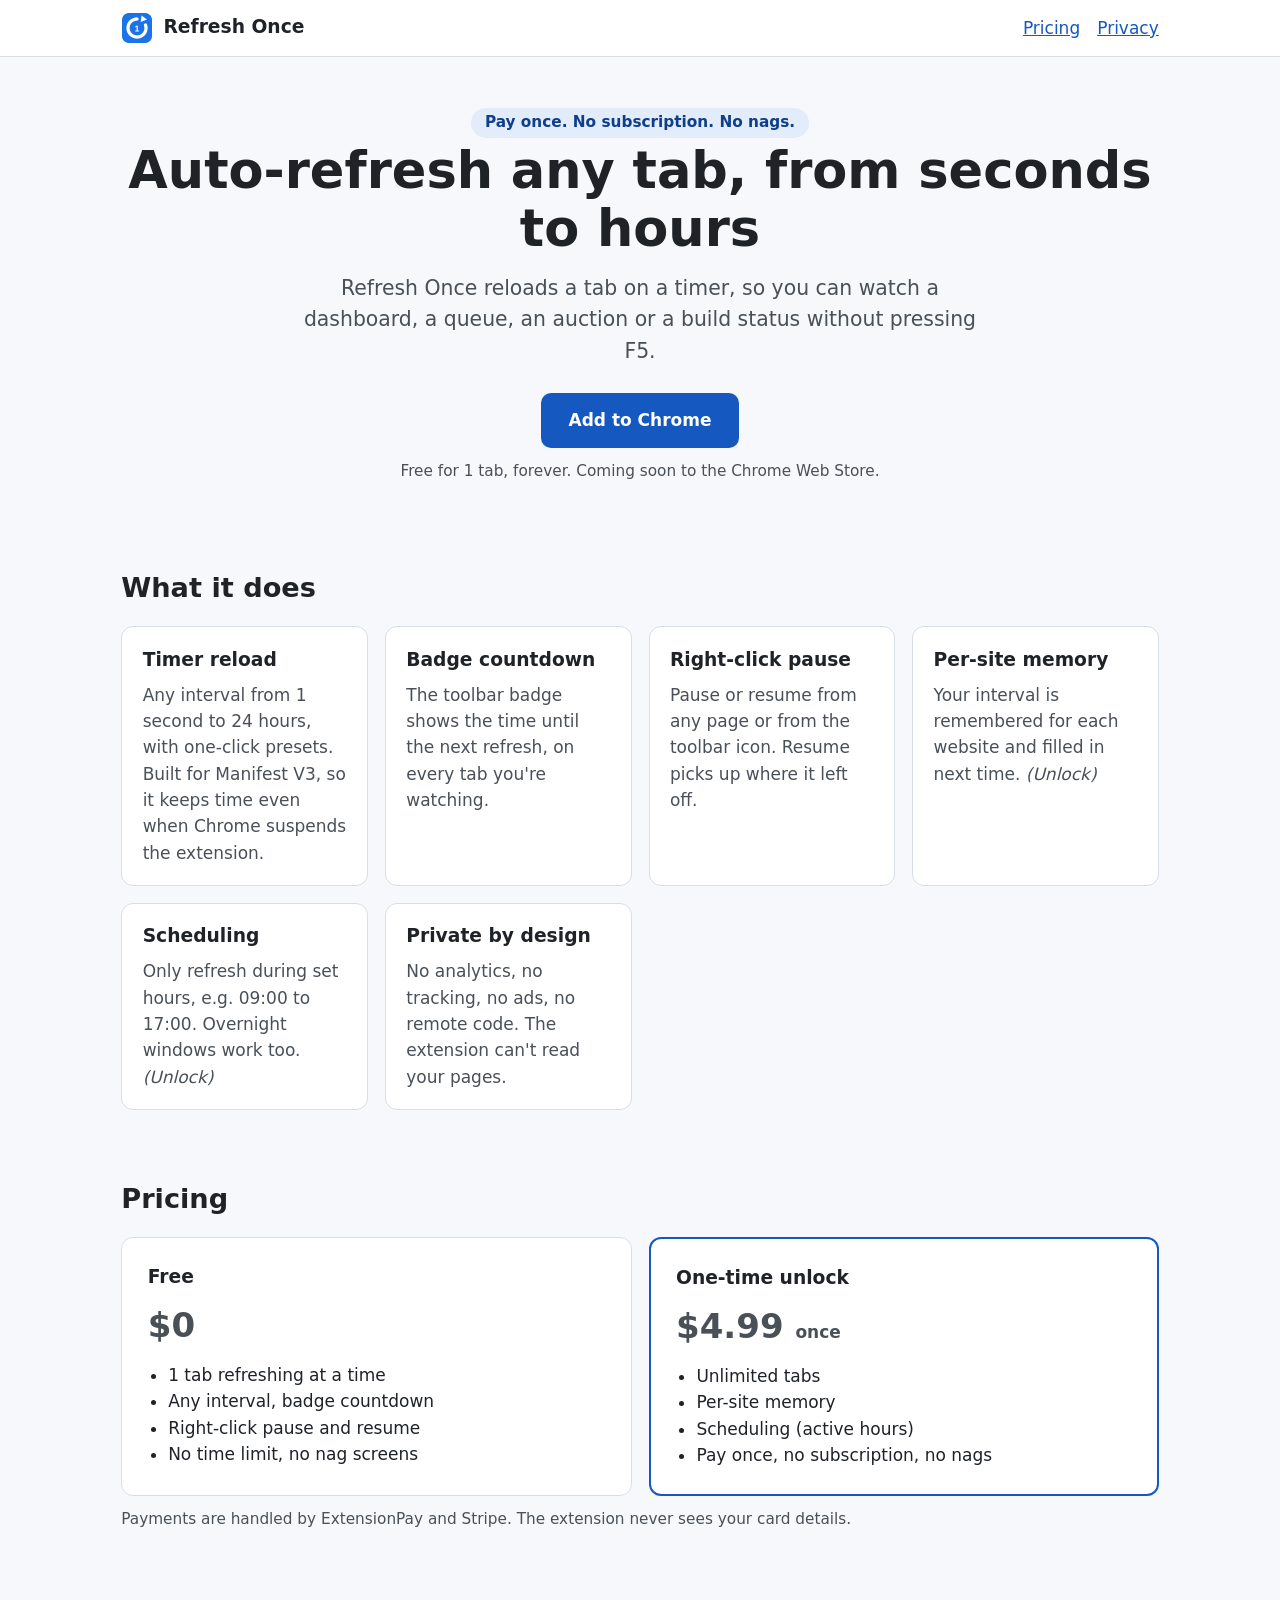
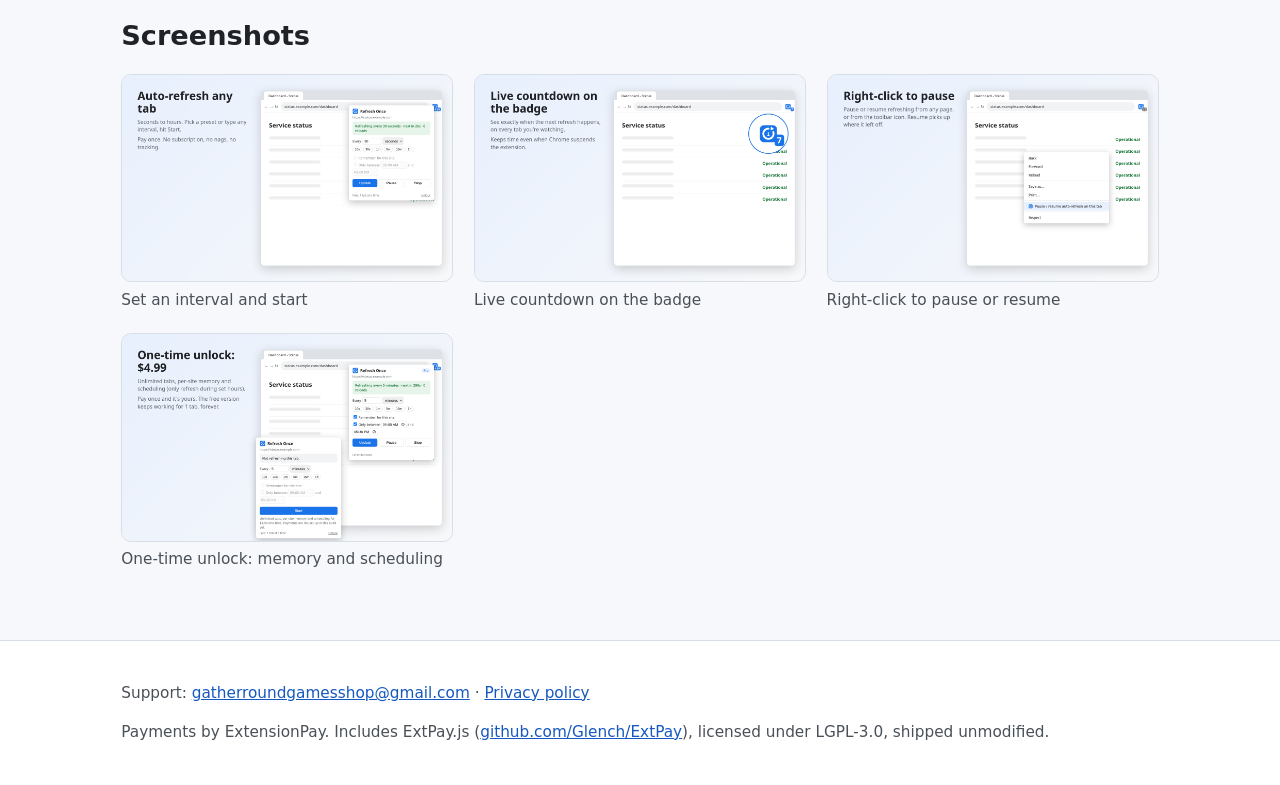
<file: index.html>
<!doctype html>
<html lang="en">
<head>
<meta charset="utf-8">
<meta name="viewport" content="width=device-width, initial-scale=1">
<title>Refresh Once - auto-refresh tabs, pay once</title>
<meta name="description" content="Auto-refresh any Chrome tab every few seconds to hours. Badge countdown, right-click pause. Pay once: no subscription, no nags, no tracking.">
<link rel="icon" type="image/png" href="img/favicon-32.png">
<link rel="stylesheet" href="style.css">
</head>
<body>
<a class="skip" href="#main">Skip to content</a>
<header class="top"><div class="wrap">
  <img src="img/icon128.png" alt="">
  <a class="name" href="./">Refresh Once</a>
  <nav aria-label="Site"><a href="#pricing">Pricing</a><a href="privacy/">Privacy</a></nav>
</div></header>
<main id="main">
  <div class="hero"><div class="wrap">
    <span class="tag">Pay once. No subscription. No nags.</span>
    <h1>Auto-refresh any tab, from seconds to hours</h1>
    <p class="lead">Refresh Once reloads a tab on a timer, so you can watch a dashboard, a queue, an auction or a build status without pressing F5.</p>
    <!-- TODO: replace href="#" with the Chrome Web Store URL once the listing is approved -->
    <a class="btn" href="#" id="add-to-chrome">Add to Chrome</a>
    <p class="note">Free for 1 tab, forever. Coming soon to the Chrome Web Store.</p>
  </div></div>

  <section aria-labelledby="features"><div class="wrap">
    <h2 id="features">What it does</h2>
    <div class="grid">
      <div class="card"><h3>Timer reload</h3><p>Any interval from 1 second to 24 hours, with one-click presets. Built for Manifest V3, so it keeps time even when Chrome suspends the extension.</p></div>
      <div class="card"><h3>Badge countdown</h3><p>The toolbar badge shows the time until the next refresh, on every tab you're watching.</p></div>
      <div class="card"><h3>Right-click pause</h3><p>Pause or resume from any page or from the toolbar icon. Resume picks up where it left off.</p></div>
      <div class="card"><h3>Per-site memory</h3><p>Your interval is remembered for each website and filled in next time. <em>(Unlock)</em></p></div>
      <div class="card"><h3>Scheduling</h3><p>Only refresh during set hours, e.g. 09:00 to 17:00. Overnight windows work too. <em>(Unlock)</em></p></div>
      <div class="card"><h3>Private by design</h3><p>No analytics, no tracking, no ads, no remote code. The extension can't read your pages.</p></div>
    </div>
  </div></section>

  <section aria-labelledby="pricing"><div class="wrap">
    <h2 id="pricing">Pricing</h2>
    <div class="price">
      <div class="card"><h3>Free</h3><p class="amt">$0</p>
        <ul><li>1 tab refreshing at a time</li><li>Any interval, badge countdown</li><li>Right-click pause and resume</li><li>No time limit, no nag screens</li></ul></div>
      <div class="card pro"><h3>One-time unlock</h3><p class="amt">$4.99 <span style="font-size:1rem;font-weight:600">once</span></p>
        <ul><li>Unlimited tabs</li><li>Per-site memory</li><li>Scheduling (active hours)</li><li>Pay once, no subscription, no nags</li></ul></div>
    </div>
    <p class="note">Payments are handled by ExtensionPay and Stripe. The extension never sees your card details.</p>
  </div></section>

  <section aria-labelledby="shots"><div class="wrap">
    <h2 id="shots">Screenshots</h2>
    <div class="shots">
      <figure><img src="img/01-popup.png" width="1280" height="800" loading="lazy" alt="The Refresh Once popup set to refresh every 30 seconds, showing the time until the next reload"><figcaption>Set an interval and start</figcaption></figure>
      <figure><img src="img/02-badge.png" width="1280" height="800" loading="lazy" alt="Toolbar icon with a badge counting down the seconds to the next refresh"><figcaption>Live countdown on the badge</figcaption></figure>
      <figure><img src="img/03-context-menu.png" width="1280" height="800" loading="lazy" alt="Right-click menu with the item 'Pause / resume auto-refresh on this tab'"><figcaption>Right-click to pause or resume</figcaption></figure>
      <figure><img src="img/04-pro-settings.png" width="1280" height="800" loading="lazy" alt="Popup with per-site memory and scheduling enabled after the one-time unlock"><figcaption>One-time unlock: memory and scheduling</figcaption></figure>
    </div>
  </div></section>
</main>
<footer><div class="wrap">
  <!-- TODO: replace with the real support address -->
  <p>Support: <a href="mailto:gatherroundgamesshop@gmail.com">gatherroundgamesshop@gmail.com</a> · <a href="privacy/">Privacy policy</a></p>
  <p>Payments by ExtensionPay. Includes ExtPay.js (<a href="https://github.com/Glench/ExtPay">github.com/Glench/ExtPay</a>), licensed under LGPL-3.0, shipped unmodified.</p>
</div></footer>
</body>
</html>
</file>
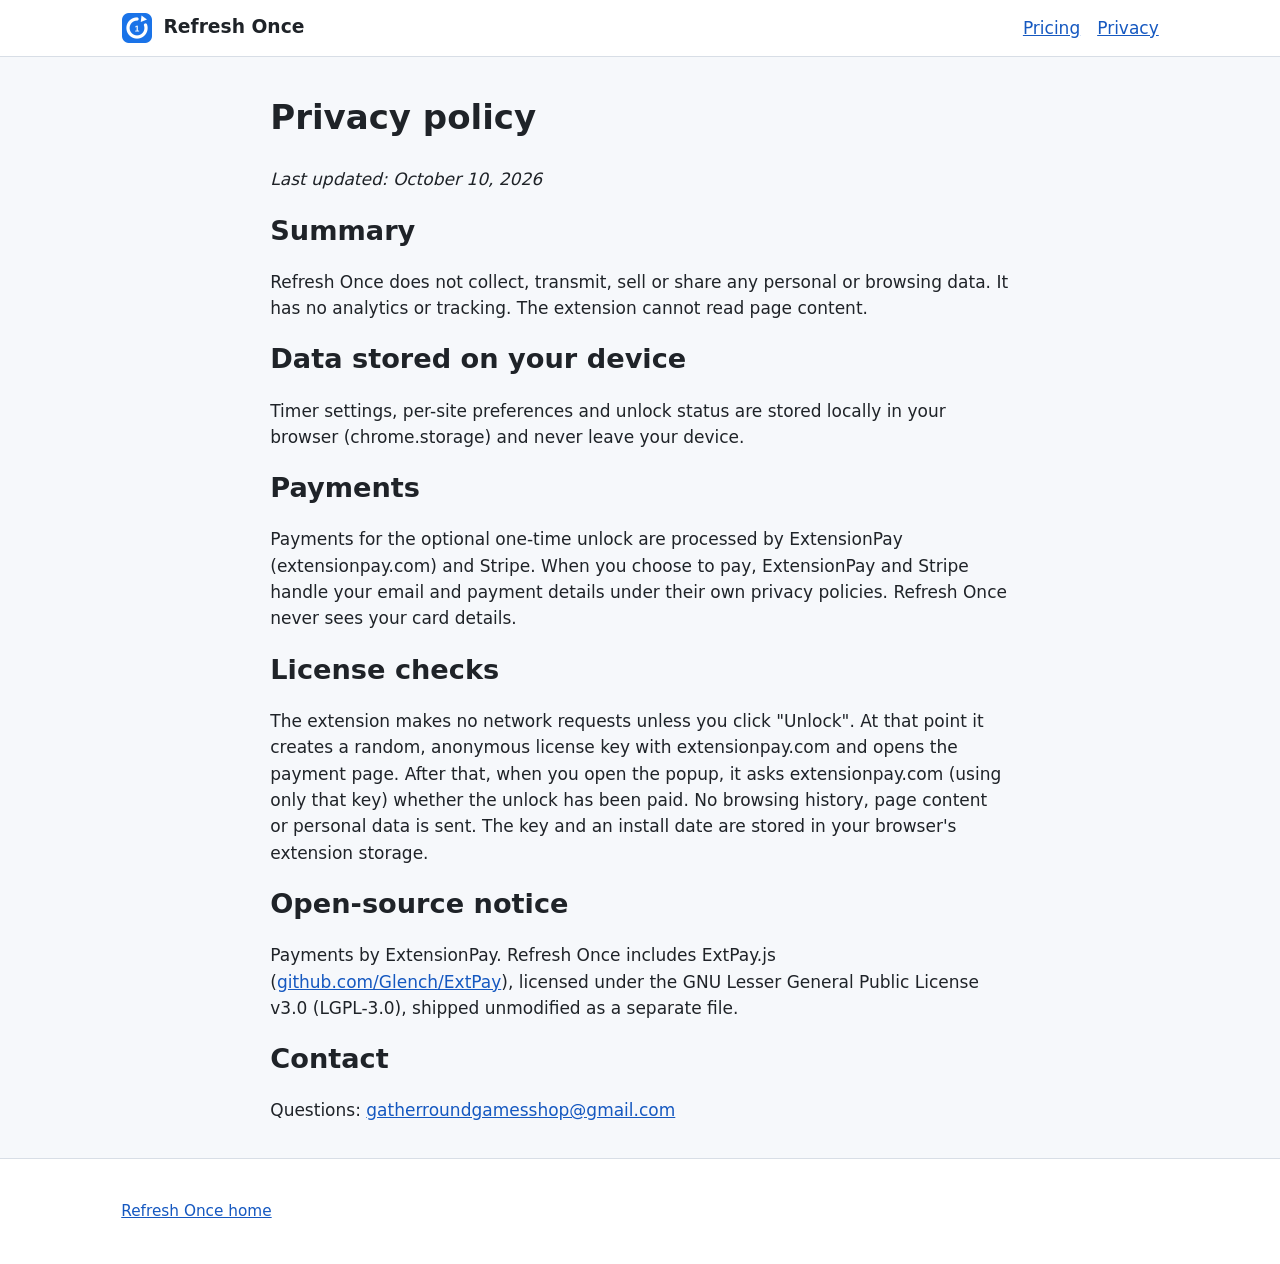
<file: privacy/index.html>
<!doctype html>
<html lang="en">
<head>
<meta charset="utf-8">
<meta name="viewport" content="width=device-width, initial-scale=1">
<title>Privacy policy - Refresh Once</title>
<link rel="icon" type="image/png" href="../img/favicon-32.png">
<link rel="stylesheet" href="../style.css">
</head>
<body>
<a class="skip" href="#main">Skip to content</a>
<header class="top"><div class="wrap">
  <img src="../img/icon128.png" alt="">
  <a class="name" href="../">Refresh Once</a>
  <nav aria-label="Site"><a href="../#pricing">Pricing</a><a href="./" aria-current="page">Privacy</a></nav>
</div></header>
<main id="main" class="wrap prose">
  <h1>Privacy policy</h1>
  <p><em>Last updated: October 10, 2026</em></p>
  <h2>Summary</h2>
  <p>Refresh Once does not collect, transmit, sell or share any personal or browsing data. It has no analytics or tracking. The extension cannot read page content.</p>
  <h2>Data stored on your device</h2>
  <p>Timer settings, per-site preferences and unlock status are stored locally in your browser (chrome.storage) and never leave your device.</p>
  <h2>Payments</h2>
  <p>Payments for the optional one-time unlock are processed by ExtensionPay (extensionpay.com) and Stripe. When you choose to pay, ExtensionPay and Stripe handle your email and payment details under their own privacy policies. Refresh Once never sees your card details.</p>
  <h2>License checks</h2>
  <p>The extension makes no network requests unless you click "Unlock". At that point it creates a random, anonymous license key with extensionpay.com and opens the payment page. After that, when you open the popup, it asks extensionpay.com (using only that key) whether the unlock has been paid. No browsing history, page content or personal data is sent. The key and an install date are stored in your browser's extension storage.</p>
  <h2>Open-source notice</h2>
  <p>Payments by ExtensionPay. Refresh Once includes ExtPay.js (<a href="https://github.com/Glench/ExtPay">github.com/Glench/ExtPay</a>), licensed under the GNU Lesser General Public License v3.0 (LGPL-3.0), shipped unmodified as a separate file.</p>
  <h2>Contact</h2>
  <!-- TODO: replace with the real support address -->
  <p>Questions: <a href="mailto:gatherroundgamesshop@gmail.com">gatherroundgamesshop@gmail.com</a></p>
</main>
<footer><div class="wrap"><p><a href="../">Refresh Once home</a></p></div></footer>
</body>
</html>
</file>
<file: style.css>
:root{--b:#1558c0;--fg:#1f2328;--mut:#4a5058;--bg:#f6f8fb;--card:#fff;--bd:#d8dee6}
*{box-sizing:border-box}
html{font-size:17px}
body{margin:0;font-family:system-ui,-apple-system,"Segoe UI",Roboto,Helvetica,Arial,sans-serif;color:var(--fg);background:var(--bg);line-height:1.55}
a{color:var(--b)}
a:focus-visible,.btn:focus-visible{outline:3px solid #f2a900;outline-offset:2px}
.skip{position:absolute;left:-999px}.skip:focus{left:1rem;top:1rem;background:#fff;padding:.5rem;z-index:9}
.wrap{max-width:1080px;margin:0 auto;padding:0 1.25rem}
header.top{background:#fff;border-bottom:1px solid var(--bd)}
header.top .wrap{display:flex;align-items:center;gap:.6rem;padding-top:.7rem;padding-bottom:.7rem}
header.top img{width:32px;height:32px}
header.top .name{font-weight:700;font-size:1.1rem;flex:1;color:var(--fg);text-decoration:none}
header.top nav a{margin-left:1rem}
.hero{padding:3rem 0 2rem;text-align:center}
.hero h1{font-size:clamp(1.9rem,5vw,3rem);line-height:1.15;margin:.2rem 0 .8rem}
.hero p.lead{font-size:1.2rem;color:var(--mut);max-width:40rem;margin:0 auto 1.5rem}
.btn{display:inline-block;background:var(--b);color:#fff;text-decoration:none;font-weight:700;padding:.85rem 1.6rem;border-radius:10px}
.btn:hover{background:#0f469c}
.note{font-size:.9rem;color:var(--mut);margin-top:.7rem}
.tag{display:inline-block;background:#e3ecfb;color:#0f3f8a;font-weight:600;border-radius:999px;padding:.2rem .8rem;font-size:.9rem}
section{padding:2rem 0}
h2{font-size:1.6rem;margin:0 0 1rem}
.grid{display:grid;gap:1rem;grid-template-columns:repeat(auto-fit,minmax(230px,1fr))}
.card{background:var(--card);border:1px solid var(--bd);border-radius:12px;padding:1.1rem 1.2rem}
.card h3{margin:0 0 .4rem;font-size:1.1rem}
.card p{margin:0;color:var(--mut)}
.price{display:grid;gap:1rem;grid-template-columns:repeat(auto-fit,minmax(280px,1fr))}
.price .card{padding:1.5rem}
.price .amt{font-size:2rem;font-weight:800;margin:.2rem 0}
.price ul{padding-left:1.2rem;margin:.6rem 0 0}
.price .pro{border:2px solid var(--b)}
.shots{display:grid;gap:1.2rem;grid-template-columns:repeat(auto-fit,minmax(300px,1fr))}
figure{margin:0}
figure img{width:100%;height:auto;border-radius:10px;border:1px solid var(--bd);display:block}
figcaption{color:var(--mut);font-size:.9rem;margin-top:.4rem}
footer{border-top:1px solid var(--bd);background:#fff;margin-top:2rem;padding:1.5rem 0;color:var(--mut);font-size:.9rem}
.prose{max-width:46rem}
.prose h1{font-size:2rem;margin-top:2rem}
</file>
